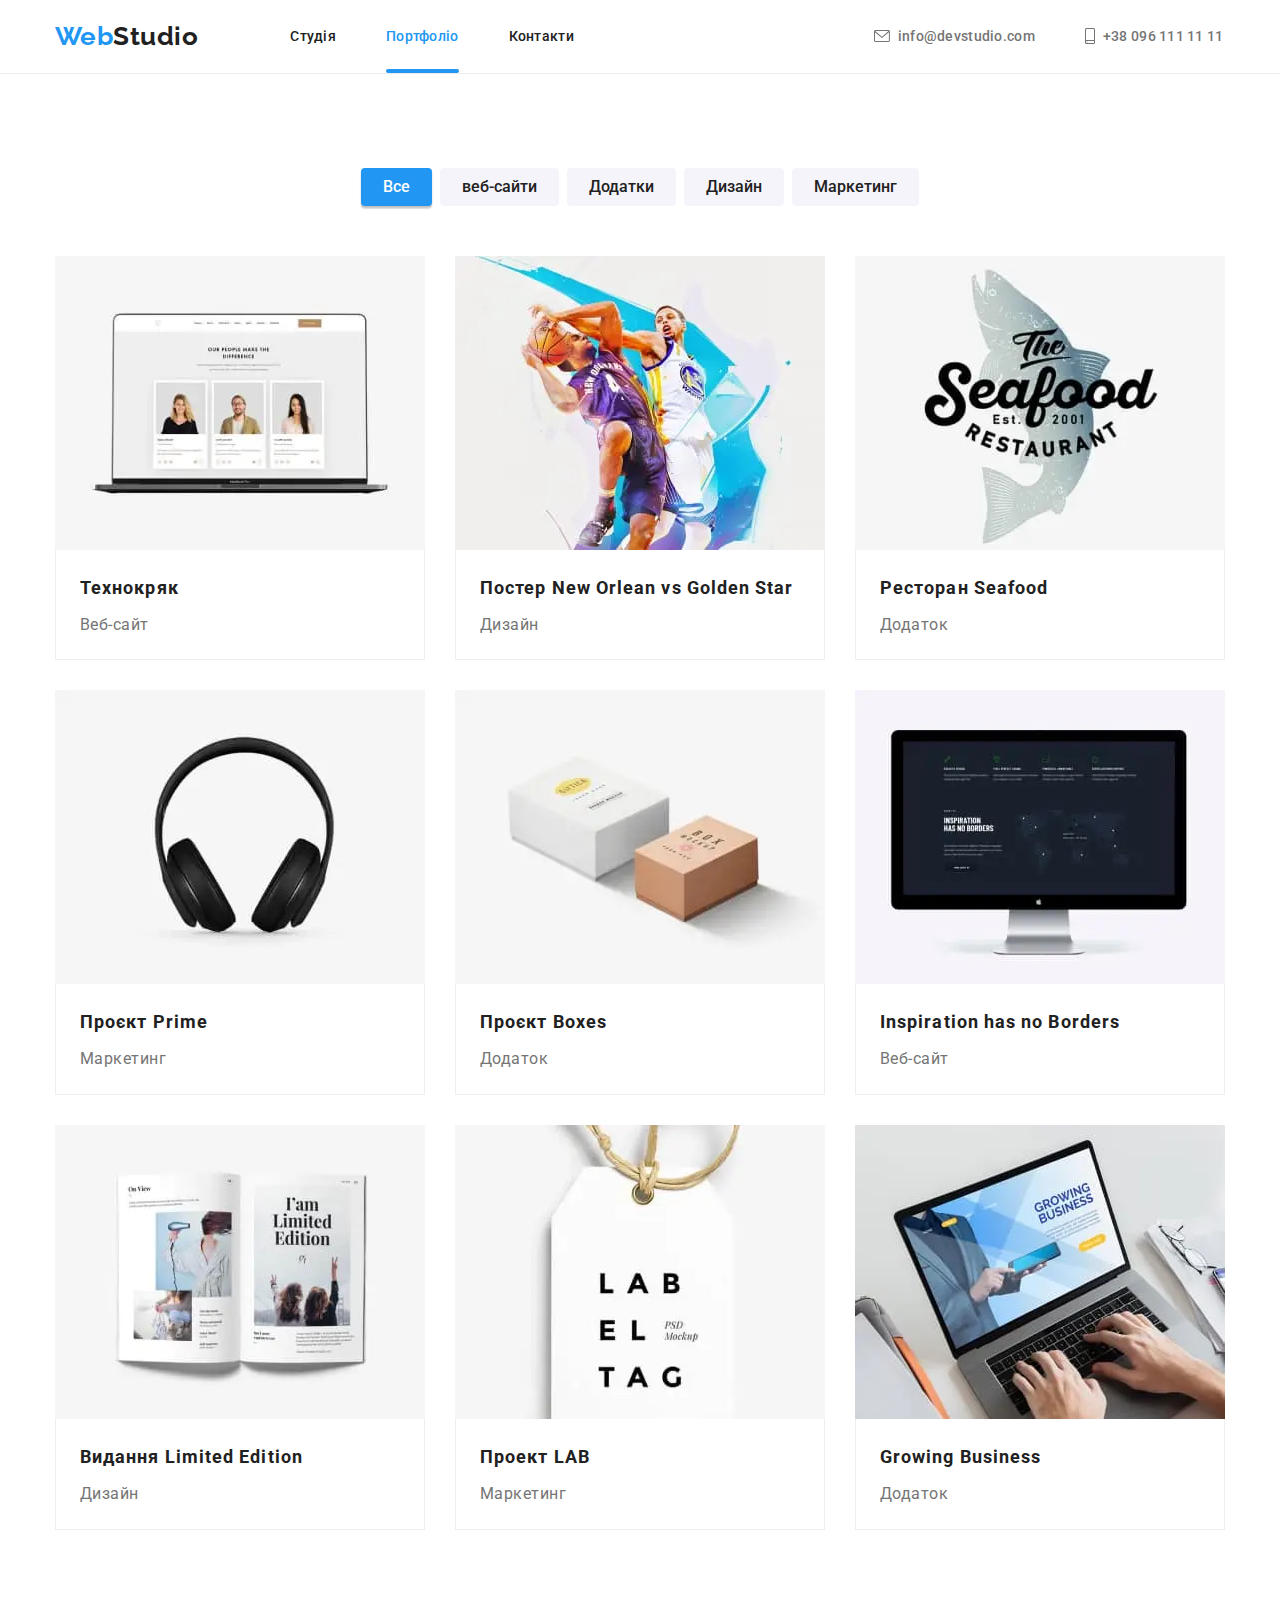
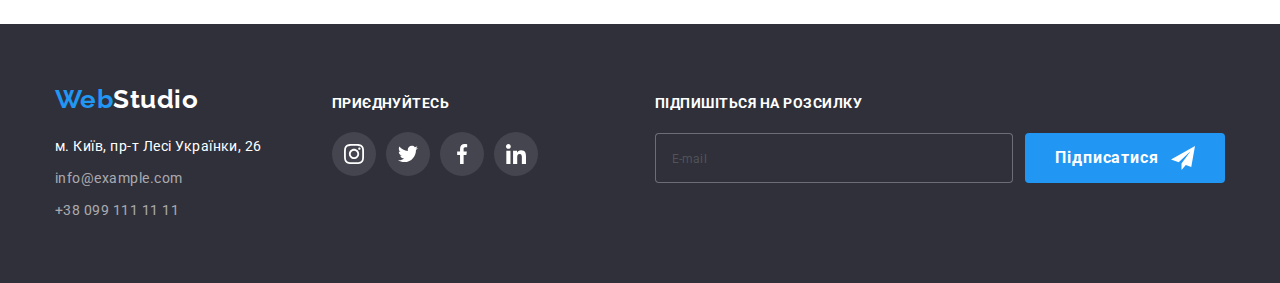
<file: portfolio.html>
<!DOCTYPE html>
<html lang="en">
  <head>
    <meta charset="UTF-8" />
    <meta http-equiv="X-UA-Compatible" content="IE=edge" />
    <meta name="viewport" content="width=device-width, initial-scale=1.0" />
    <title>projects</title>
    <link
      href="https://fonts.googleapis.com/css2?family=Raleway:wght@700&family=Roboto:wght@400;500;700;900&display=swap"
      rel="stylesheet"
    />
    <link
      rel="stylesheet"
      href="https://cdn.jsdelivr.net/npm/modern-normalize@1.1.0/modern-normalize.min.css"
    />

    <link rel="stylesheet" href="./css/main.min.css" />
  </head>

  <body>
    <!-- header -->
    <header class="header">
      <div class="container page-header">
        <nav class="navigation">
          <a href="index.html" class="logo">
            <span class="logo__span">Web</span>Studio
          </a>

          <ul class="menu">
            <li class="remove-dots">
              <a class="menu__link" href="./index.html">Студія</a>
            </li>
            <li class="remove-dots">
              <a class="menu__link menu__link--current" href="./portfolio.html"
                >Портфоліо</a
              >
            </li>
            <li class="remove-dots">
              <a class="menu__link" href="">Контакти</a>
            </li>
          </ul>

          <ul class="navigation__contacts">
            <li class="remove-dots navigation__list-contact">
              <a
                class="navigation__link-contacts"
                href="mailto:info@devstudio.com"
              >
                <svg class="navigation__icon" width="16" height="12">
                  <use href="./images/symbol-defs.svg#icon-envelope"></use>
                </svg>
                info@devstudio.com</a
              >
            </li>
            <li class="remove-dots navigation__list-contact">
              <a class="navigation__link-contact" href="tel:+380961111111">
                <svg class="navigation__icon" width="10" height="16">
                  <use href="./images/symbol-defs.svg#icon-smartphone"></use>
                </svg>
                +38 096 111 11 11</a
              >
            </li>
          </ul>
        </nav>

        <button type="button" class="button-open-menu js-open-menu">
          <svg width="24" height="16">
            <use href="./images/symbol-defs.svg#icon-menu"></use>
          </svg>
        </button>
      </div>

      <div class="mobile-menu js-menu-container">
        <div class="container mobile-menu-wraper">
          <button type="button" class="close-mobile-menu js-close-menu">
            <svg width="40" height="40">
              <use href="./images/symbol-defs.svg#icon-close"></use>
            </svg>
          </button>
          <ul class="wraper-menu-link">
            <li class="remove-dots menu-list">
              <a class="menu-link" href="./index.html">Студія</a>
            </li>
            <li class="remove-dots menu-list">
              <a class="menu-link" href="./portfolio.html">Портфоліо</a>
            </li>
            <li class="remove-dots menu-list">
              <a class="menu-link" href="">Контакти</a>
            </li>
          </ul>
          <ul class="wraper-menu-linc-contacts">
            <li class="remove-dots menu-list-contacts">
              <a class="menu-linc-contact" href="tel:+380961111111"
                >+38 096 111 11 11</a
              >
            </li>
            <li class="remove-dots">
              <a class="menu-linc-contacts" href="mailto:info@devstudio.com"
                >info@devstudio.com</a
              >
            </li>
          </ul>
          <ul class="social-link-wraper">
            <li class="remove-dots">
              <a class="social-link" href="">Instagram</a>
            </li>
            <li class="remove-dots">
              <a class="social-link" href="">Twitter</a>
            </li>
            <li class="remove-dots">
              <a class="social-link" href="">Facebook</a>
            </li>
            <li class="remove-dots">
              <a class="social-links" href="">LinkedIn</a>
            </li>
          </ul>
        </div>
      </div>
    </header>

    <!-- main -->
    <main>
      <section class="section">
        <div class="portfolio container">
          <h1 class="invisible">портфоліо</h1>
          <ul class="portfolio__list-buttons">
            <li class="remove-dots">
              <button type="button" class="portfolio__button active">
                Все
              </button>
            </li>
            <li class="remove-dots">
              <button type="button" class="portfolio__button">веб-сайти</button>
            </li>
            <li class="remove-dots">
              <button type="button" class="portfolio__button">Додатки</button>
            </li>
            <li class="remove-dots">
              <button type="button" class="portfolio__button">Дизайн</button>
            </li>
            <li class="remove-dots">
              <button type="button" class="portfolio__button">Маркетинг</button>
            </li>
          </ul>
          <ul class="portfolio__working-projects remove-dots">
            <li class="portfolio__working-projects-list">
              <a class="portfolio__link" href="">
                <div class="portfolio__div-cards">
                  <picture>
                    <source
                      srcset="
                        ./images/photo1.webp    1x,
                        ./images/photo1@2x.webp 2x
                      "
                      media="(min-width: 1200px)"
                    />

                    <source
                      srcset="./images/photo1.jpg 1x, ./images/photo1@2x.jpg 2x"
                      media="(min-width: 1200px)"
                    />

                    <source
                      srcset="
                        ./images/photo1tablet.webp    1x,
                        ./images/photo1@2xtablet.webp 2x
                      "
                      media="(min-width: 768px)"
                    />

                    <source
                      srcset="
                        ./images/photo1tel.webp    1x,
                        ./images/photo1@2xtel.webp 2x
                      "
                      media="(max-width: 767px)"
                    />

                    <source
                      srcset="
                        ./images/photo1tablet.jpg    1x,
                        ./images/photo1@2xtablet.jpg 2x
                      "
                      media="(min-width: 768px)"
                    />

                    <source
                      srcset="
                        ./images/photo1tel.jpg    1x,
                        ./images/photo1@2xtel.jpg 2x
                      "
                      media="(max-width: 767px)"
                    />

                    <img src="#" alt="приклади робіт" width="100%" />
                  </picture>

                  <p class="portfolio__overlay">
                    Ресурс пропонує комплексні пропозиції з різним рівнем
                    функціоналу та сервісів. Все це дозволить відвідувачу
                    отримати вичерпні відомості про компанію чи приватну особу.
                  </p>
                </div>
                <div class="portfolio__div">
                  <h2 class="portfolio__title">Технокряк</h2>
                  <p class="portfolio__text">Веб-сайт</p>
                </div></a
              >
            </li>
            <li class="portfolio__working-projects-list">
              <a class="portfolio__link" href="">
                <div class="portfolio__div-cards">
                  <picture>
                    <source
                      srcset="
                        ./images/photo2.webp    1x,
                        ./images/photo2@2x.webp 2x
                      "
                      media="(min-width: 1200px)"
                    />

                    <source
                      srcset="./images/photo2.jpg 1x, ./images/photo2@2x.jpg 2x"
                      media="(min-width: 1200px)"
                    />

                    <source
                      srcset="
                        ./images/photo2tablet.webp    1x,
                        ./images/photo2@2xtablet.webp 2x
                      "
                      media="(min-width: 768px)"
                    />

                    <source
                      srcset="
                        ./images/photo2tel.webp    1x,
                        ./images/photo2@2xtel.webp 2x
                      "
                      media="(max-width: 767px)"
                    />

                    <source
                      srcset="
                        ./images/photo2tablet.jpg    1x,
                        ./images/phot21@2xtablet.jpg 2x
                      "
                      media="(min-width: 768px)"
                    />

                    <source
                      srcset="
                        ./images/photo2tel.jpg    1x,
                        ./images/photo2@2xtel.jpg 2x
                      "
                      media="(max-width: 767px)"
                    />

                    <img src="#" alt="приклади робіт" width="100%" />
                  </picture>
                  <p class="portfolio__overlay">
                    Ресурс пропонує комплексні пропозиції з різним рівнем
                    функціоналу та сервісів. Все це дозволить відвідувачу
                    отримати вичерпні відомості про компанію чи приватну особу.
                  </p>
                </div>
                <div class="portfolio__div">
                  <h2 class="portfolio__title">
                    Постер New Orlean vs Golden Star
                  </h2>
                  <p class="portfolio__text">Дизайн</p>
                </div></a
              >
            </li>
            <li class="portfolio__working-projects-list">
              <a class="portfolio__link" href="">
                <div class="portfolio__div-cards">
                  <picture>
                    <source
                      srcset="
                        ./images/photo3.webp    1x,
                        ./images/photo3@2x.webp 2x
                      "
                      media="(min-width: 1200px)"
                    />

                    <source
                      srcset="./images/photo3.jpg 1x, ./images/photo3@2x.jpg 2x"
                      media="(min-width: 1200px)"
                    />

                    <source
                      srcset="
                        ./images/photo3tablet.webp    1x,
                        ./images/photo3@2xtablet.webp 2x
                      "
                      media="(min-width: 768px)"
                    />

                    <source
                      srcset="
                        ./images/photo3tablet.jpg    1x,
                        ./images/photo3@2xtablet.jpg 2x
                      "
                      media="(min-width: 768px)"
                    />

                    <source
                      srcset="
                        ./images/photo3tel.webp    1x,
                        ./images/photo3@2xtel.webp 2x
                      "
                      media="(max-width: 767px)"
                    />

                    <source
                      srcset="./images/photo3tel.jpg 1x, ./images3@2xtel.ipg 2x"
                      media="(max-width: 767px)"
                    />

                    <img src="#" alt="приклади робіт" width="100%" />
                  </picture>
                  <p class="portfolio__overlay">
                    Ресурс пропонує комплексні пропозиції з різним рівнем
                    функціоналу та сервісів. Все це дозволить відвідувачу
                    отримати вичерпні відомості про компанію чи приватну особу.
                  </p>
                </div>
                <div class="portfolio__div">
                  <h2 class="portfolio__title">Ресторан Seafood</h2>
                  <p class="portfolio__text">Додаток</p>
                </div></a
              >
            </li>
            <li class="portfolio__working-projects-list">
              <a class="portfolio__link" href="">
                <div class="portfolio__div-cards">
                  <picture>
                    <source
                      srcset="
                        ./images/photo4.webp    1x,
                        ./images/photo4@2x.webp 2x
                      "
                      media="(min-width: 1200px)"
                    />

                    <source
                      srcset="./images/photo4.jpg 1x, ./images/photo4@2x.jpg 2x"
                      media="(min-width: 1200px)"
                    />

                    <source
                      srcset="
                        ./images/photo4tablet.webp    1x,
                        ./images/photo4@2xtablet.webp 2x
                      "
                      media="(min-width: 768px)"
                    />

                    <source
                      srcset="
                        ./images/photo4tel.webp    1x,
                        ./images/photo4@2xtel.webp 2x
                      "
                      media="(max-width: 767px)"
                    />

                    <source
                      srcset="
                        ./images/photo4tablet.jpg    1x,
                        ./images/photo4@2xtablet.jpg 2x
                      "
                      media="(min-width: 768px)"
                    />

                    <source
                      srcset="
                        ./images/photo4tel.jpg    1x,
                        ./images/photo4@2xtel.jpg 2x
                      "
                      media="(max-width: 767px)"
                    />

                    <img src="#" alt="приклади робіт" width="100%" />
                  </picture>
                  <p class="portfolio__overlay">
                    Ресурс пропонує комплексні пропозиції з різним рівнем
                    функціоналу та сервісів. Все це дозволить відвідувачу
                    отримати вичерпні відомості про компанію чи приватну особу.
                  </p>
                </div>
                <div class="portfolio__div">
                  <h2 class="portfolio__title">Проєкт Prime</h2>
                  <p class="portfolio__text">Маркетинг</p>
                </div></a
              >
            </li>
            <li class="portfolio__working-projects-list">
              <a class="portfolio__link" href="">
                <div class="portfolio__div-cards">
                  <picture>
                    <source
                      srcset="
                        ./images/photo5.webp    1x,
                        ./images/photo5@2x.webp 2x
                      "
                      media="(min-width: 1200px)"
                    />

                    <source
                      srcset="./images/photo5.jpg 1x, ./images/photo5@2x.jpg 2x"
                      media="(min-width: 1200px)"
                    />

                    <source
                      srcset="
                        ./images/photo5tablet.webp    1x,
                        ./images/photo5@2xtablet.webp 2x
                      "
                      media="(min-width: 768px)"
                    />

                    <source
                      srcset="
                        ./images/photo5tel.webp    1x,
                        ./images/photo5@2xtel.webp 2x
                      "
                      media="(max-width: 767px)"
                    />

                    <source
                      srcset="
                        ./images/photo5tablet.jpg    1x,
                        ./images/photo5@2xtablet.jpg 2x
                      "
                      media="(min-width: 768px)"
                    />

                    <source
                      srcset="
                        ./images/photo5tel.jpg    1x,
                        ./images/photo5@2xtel.jpg 2x
                      "
                      media="(max-width: 767px)"
                    />

                    <img src="#" alt="приклади робіт" width="100%" />
                  </picture>
                  <p class="portfolio__overlay">
                    Ресурс пропонує комплексні пропозиції з різним рівнем
                    функціоналу та сервісів. Все це дозволить відвідувачу
                    отримати вичерпні відомості про компанію чи приватну особу.
                  </p>
                </div>
                <div class="portfolio__div">
                  <h2 class="portfolio__title">Проєкт Boxes</h2>
                  <p class="portfolio__text">Додаток</p>
                </div></a
              >
            </li>
            <li class="portfolio__working-projects-list">
              <a class="portfolio__link" href=""
                ><div class="portfolio__div-cards">
                  <picture>
                    <source
                      srcset="
                        ./images/photo6.webp    1x,
                        ./images/photo6@2x.webp 2x
                      "
                      media="(min-width: 1200px)"
                    />

                    <source
                      srcset="./images/photo6.jpg 1x, ./images/photo6@2x.jpg 2x"
                      media="(min-width: 1200px)"
                    />

                    <source
                      srcset="
                        ./images/photo6tablet.webp    1x,
                        ./images/photo6@2xtablet.webp 2x
                      "
                      media="(min-width: 768px)"
                    />

                    <source
                      srcset="
                        ./images/photo6tel.webp    1x,
                        ./images/photo6@2xtel.webp 2x
                      "
                      media="(max-width: 767px)"
                    />

                    <source
                      srcset="
                        ./images/photo6tablet.jpg    1x,
                        ./images/photo6@2xtablet.jpg 2x
                      "
                      media="(min-width: 768px)"
                    />

                    <source
                      srcset="
                        ./images/photo6tel.jpg    1x,
                        ./images/photo6@2xtel.jpg 2x
                      "
                      media="(max-width: 767px)"
                    />

                    <img src="#" alt="приклади робіт" width="100%" />
                  </picture>
                  <p class="portfolio__overlay">
                    Ресурс пропонує комплексні пропозиції з різним рівнем
                    функціоналу та сервісів. Все це дозволить відвідувачу
                    отримати вичерпні відомості про компанію чи приватну особу.
                  </p>
                </div>
                <div class="portfolio__div">
                  <h2 class="portfolio__title">Inspiration has no Borders</h2>
                  <p class="portfolio__text">Веб-сайт</p>
                </div></a
              >
            </li>
            <li class="portfolio__working-projects-list">
              <a class="portfolio__link" href="">
                <div class="portfolio__div-cards">
                  <picture>
                    <source
                      srcset="
                        ./images/photo7.webp    1x,
                        ./images/photo7@2x.webp 2x
                      "
                      media="(min-width: 1200px)"
                    />

                    <source
                      srcset="./images/photo7.jpg 1x, ./images/photo7@2x.jpg 2x"
                      media="(min-width: 1200px)"
                    />

                    <source
                      srcset="
                        ./images/photo7tablet.webp    1x,
                        ./images/photo7@2xtablet.webp 2x
                      "
                      media="(min-width: 768px)"
                    />

                    <source
                      srcset="
                        ./images/photo7tel.webp    1x,
                        ./images/photo7@2xtel.webp 2x
                      "
                      media="(max-width: 767px)"
                    />

                    <source
                      srcset="
                        ./images/photo7tablet.jpg    1x,
                        ./images/photo7@2xtablet.jpg 2x
                      "
                      media="(min-width: 768px)"
                    />

                    <source
                      srcset="
                        ./images/photo7tel.jpg    1x,
                        ./images/photo7@2xtel.jpg 2x
                      "
                      media="(max-width: 767px)"
                    />

                    <img src="#" alt="приклади робіт" width="100%" />
                  </picture>
                  <p class="portfolio__overlay">
                    Ресурс пропонує комплексні пропозиції з різним рівнем
                    функціоналу та сервісів. Все це дозволить відвідувачу
                    отримати вичерпні відомості про компанію чи приватну особу.
                  </p>
                </div>
                <div class="portfolio__div">
                  <h2 class="portfolio__title">Видання Limited Edition</h2>
                  <p class="portfolio__text">Дизайн</p>
                </div></a
              >
            </li>
            <li class="portfolio__working-projects-list">
              <a class="portfolio__link" href="">
                <div class="portfolio__div-cards">
                  <picture>
                    <source
                      srcset="
                        ./images/photo8.webp    1x,
                        ./images/photo8@2x.webp 2x
                      "
                      media="(min-width: 1200px)"
                    />

                    <source
                      srcset="./images/photo8.jpg 1x, ./images/photo8@2x.jpg 2x"
                      media="(min-width: 1200px)"
                    />

                    <source
                      srcset="
                        ./images/photo8tablet.webp    1x,
                        ./images/photo8@2xtablet.webp 2x
                      "
                      media="(min-width: 768px)"
                    />

                    <source
                      srcset="
                        ./images/photo8tel.webp    1x,
                        ./images/photo8@2xtel.webp 2x
                      "
                      media="(max-width: 767px)"
                    />

                    <source
                      srcset="
                        ./images/photo8tablet.jpg    1x,
                        ./images/photo8@2xtablet.jpg 2x
                      "
                      media="(min-width: 768px)"
                    />

                    <source
                      srcset="
                        ./images/photo8tel.jpg    1x,
                        ./images/photo8@2xtel.jpg 2x
                      "
                      media="(max-width: 767px)"
                    />

                    <img src="#" alt="приклади робіт" width="100%" />
                  </picture>
                  <p class="portfolio__overlay">
                    Ресурс пропонує комплексні пропозиції з різним рівнем
                    функціоналу та сервісів. Все це дозволить відвідувачу
                    отримати вичерпні відомості про компанію чи приватну особу.
                  </p>
                </div>
                <div class="portfolio__div">
                  <h2 class="portfolio__title">Проект LAB</h2>
                  <p class="portfolio__text">Маркетинг</p>
                </div></a
              >
            </li>
            <li class="portfolio__working-projects-list">
              <a class="portfolio__link" href="">
                <div class="portfolio__div-cards">
                  <picture>
                    <source
                      srcset="
                        ./images/photo9.webp    1x,
                        ./images/photo9@2x.webp 2x
                      "
                      media="(min-width: 1200px)"
                    />

                    <source
                      srcset="./images/photo9.jpg 1x, ./images/photo9@2x.jpg 2x"
                      media="(min-width: 1200px)"
                    />

                    <source
                      srcset="
                        ./images/photo9tablet.webp    1x,
                        ./images/photo9@2xtablet.webp 2x
                      "
                      media="(min-width: 768px)"
                    />

                    <source
                      srcset="
                        ./images/photo9tel.webp    1x,
                        ./images/photo9@2xtel.webp 2x
                      "
                      media="(max-width: 767px)"
                    />

                    <source
                      srcset="
                        ./images/photo9tablet.jpg    1x,
                        ./images/photo9@2xtablet.jpg 2x
                      "
                      media="(min-width: 768px)"
                    />

                    <source
                      srcset="
                        ./images/photo9tel.jpg    1x,
                        ./images/photo9@2xtel.jpg 2x
                      "
                      media="(max-width: 767px)"
                    />

                    <img src="#" alt="приклади робіт" width="100%" />
                  </picture>
                  <p class="portfolio__overlay">
                    Ресурс пропонує комплексні пропозиції з різним рівнем
                    функціоналу та сервісів. Все це дозволить відвідувачу
                    отримати вичерпні відомості про компанію чи приватну особу.
                  </p>
                </div>
                <div class="portfolio__div">
                  <h2 class="portfolio__title">Growing Business</h2>
                  <p class="portfolio__text">Додаток</p>
                </div></a
              >
            </li>
          </ul>
        </div>
      </section>
    </main>

    <!-- footer -->
    <footer class="footer">
      <div class="container footer__wraper">
        <div class="wraper-adres-social">
          <div class="footer__wraper-logo">
            <a href="index.html" class="footer__logo">
              <span class="footer__logo-span">Web</span>Studio
            </a>

            <address class="footer__addres">
              м. Київ, пр-т Лесі Українки, 26
            </address>

            <ul>
              <li class="footer__contacts remove-dots">
                <a href="mailto:info@example.com" class="footer__contact"
                  >info@example.com</a
                >
              </li>
              <li class="remove-dots">
                <a href="tel:+380991111111" class="footer__contact"
                  >+38 099 111 11 11</a
                >
              </li>
            </ul>
          </div>

          <div class="footer-social-network">
            <h3 class="footer-social-network__title">ПРИЄДНУЙТЕСЬ</h3>
            <ul class="footer-social-network__list">
              <li class="remove-dots footer-social-network__list-svg">
                <div class="gg">
                  <a class="footer-social-network__link" href=""
                    ><svg
                      class="footer-social-network__svg"
                      width="20"
                      height="20"
                    >
                      <use href="./images/symbol-defs.svg#icon-instagram"></use>
                    </svg>
                  </a>
                </div>
              </li>
              <li class="remove-dots footer-social-network__list-svg">
                <div class="gg">
                  <a class="footer-social-network__link" href=""
                    ><svg
                      class="footer-social-network__svg"
                      width="20"
                      height="20"
                    >
                      <use href="./images/symbol-defs.svg#icon-twitter"></use>
                    </svg>
                  </a>
                </div>
              </li>
              <li class="remove-dots footer-social-network__list-svg">
                <div class="gg">
                  <a class="footer-social-network__link" href=""
                    ><svg
                      class="footer-social-network__svg"
                      width="20"
                      height="20"
                    >
                      <use href="./images/symbol-defs.svg#icon-facebook"></use>
                    </svg>
                  </a>
                </div>
              </li>

              <li class="remove-dots footer-social-network__list-svg">
                <div class="gg">
                  <a class="footer-social-network__link" href=""
                    ><svg
                      class="footer-social-network__svg"
                      width="20"
                      height="20"
                    >
                      <use href="./images/symbol-defs.svg#icon-lincedin"></use>
                    </svg>
                  </a>
                </div>
              </li>
            </ul>
          </div>
        </div>

        <form class="footer-form">
          <b class="footer-form__title">ПІДПИШІТЬСЯ НА РОЗСИЛКУ</b>
          <div class="footer-form__wraper">
            <input
              class="footer-form__input"
              type="email"
              placeholder="E-mail"
            />
            <button class="footer-form__button" type="button">
              <span class="footer-form__span"> Підписатися</span>
              <svg width="24" height="24">
                <use href="./images/symbol-defs.svg#icon-send"></use>
              </svg>
            </button>
          </div>
        </form>
      </div>
    </footer>

    <script src="./js/menu.js"></script>
  </body>
</html>
</file>
<file: css/main.min.css>
:root{--color-blue: #2196f3;--color-black: #212121;--color-grey: #757575;--color-white: #ffffff;--background-color: #f5f5f5;--background-color-two: #f5f4fa;--footer-color: #2f303a;--border: #eeeeee}.invisible{position:absolute;white-space:nowrap;width:1px;height:1px;overflow:hidden;border:0;padding:0;clip:rect(0 0 0 0);-webkit-clip-path:inset(50%);clip-path:inset(50%);margin:-1px}.remove-dots{list-style:none}.portfolio__overlay{display:-webkit-box;display:-ms-flexbox;display:flex;-webkit-box-align:center;-ms-flex-align:center;align-items:center;-webkit-box-pack:center;-ms-flex-pack:center;justify-content:center}body{font-family:Roboto,sans-serif;letter-spacing:.03em;font-size:16px;color:var(--color-grey)}h1,h2,h3,p{margin-top:0;margin-bottom:0}ul,ol{margin-top:0;margin-bottom:0;padding-left:0}img{display:block}button{border:none;padding:0}.section{padding-top:94px;padding-bottom:94px}@media screen and (max-width: 1199px){.section{padding-top:60px;padding-bottom:60px}}.container{padding-left:15px;padding-right:15px}@media screen and (min-width: 480px){.container{width:480px;margin-right:auto;margin-left:auto}}@media screen and (min-width: 768px){.container{width:768px}}@media screen and (min-width: 1200px){.container{width:1200px}}.title-compani{font-weight:700;font-size:36px;line-height:1.16;text-align:center;letter-spacing:.03em;color:#212121;margin-bottom:50px}@media screen and (max-width: 1199px){.title-compani{margin-bottom:30px;font-size:28px}}.logo{color:var(--color-black);font-family:Raleway,sans-serif;font-weight:700;font-size:26px;line-height:1.19;text-decoration:none;margin-right:92px}.logo__span{color:var(--color-blue)}.footer__logo{color:var(--color-white);font-family:Raleway,sans-serif;font-weight:700;font-size:26px;line-height:1.19;text-decoration:none}.footer__logo-span{color:var(--color-blue)}.backdrop{position:fixed;z-index:10;top:0;left:0;width:100%;height:100%;background-color:rgba(0,0,0,.2);-webkit-transition:opacity 250ms cubic-bezier(0.4, 0, 0.2, 1),visibility 250ms cubic-bezier(0.4, 0, 0.2, 1);transition:opacity 250ms cubic-bezier(0.4, 0, 0.2, 1),visibility 250ms cubic-bezier(0.4, 0, 0.2, 1)}.is-hidden{visibility:hidden;opacity:0;pointer-events:none}.modal{position:absolute;top:50%;left:50%;width:calc(100% - 30px);background-color:#fff;-webkit-transform:translate(-50%, -50%);transform:translate(-50%, -50%);-webkit-box-shadow:0px 1px 3px rgba(0,0,0,.12),0px 1px 1px rgba(0,0,0,.14),0px 2px 1px rgba(0,0,0,.2);box-shadow:0px 1px 3px rgba(0,0,0,.12),0px 1px 1px rgba(0,0,0,.14),0px 2px 1px rgba(0,0,0,.2);border-radius:4px}@media screen and (max-width: 1199px){.modal{max-width:450px}}@media screen and (min-width: 1200px){.modal{width:528px}}.close-modal{position:absolute;display:-webkit-box;display:-ms-flexbox;display:flex;-webkit-box-align:center;-ms-flex-align:center;align-items:center;-webkit-box-pack:center;-ms-flex-pack:center;justify-content:center;cursor:pointer;width:30px;height:30px;top:8px;right:8px;border:solid 1px rgba(0,0,0,.1);border-radius:50%;background-color:var(--color-white);-webkit-transition:fill 250ms cubic-bezier(0.4, 0, 0.2, 1);transition:fill 250ms cubic-bezier(0.4, 0, 0.2, 1)}.close-modal:hover{fill:var(--color-blue)}.form{display:-webkit-box;display:-ms-flexbox;display:flex;-webkit-box-orient:vertical;-webkit-box-direction:normal;-ms-flex-direction:column;flex-direction:column;padding:40px}.modal-title{font-weight:700;font-size:20px;line-height:1.15;text-align:center;color:#212121;margin-bottom:12px}.label-input{margin-bottom:4px;font-weight:400;font-size:12px;line-height:1.16;letter-spacing:.01em;color:var(--color-grey)}.wrapper{position:relative;margin-bottom:10px}.modal-input{border:1px solid rgba(33,33,33,.2);border-radius:4px;font-size:12px;width:100%;padding-left:42px;padding-top:12px;padding-bottom:12px;outline:0;-webkit-transition:border 250ms cubic-bezier(0.4, 0, 0.2, 1);transition:border 250ms cubic-bezier(0.4, 0, 0.2, 1)}.modal-input:hover,.modal-input:focus{border:1px solid var(--color-blue)}.modal-svg{position:absolute;top:50%;left:12px;-webkit-transform:translateY(-50%);transform:translateY(-50%);-webkit-transition:fill 250ms cubic-bezier(0.4, 0, 0.2, 1);transition:fill 250ms cubic-bezier(0.4, 0, 0.2, 1)}.modal-input:hover+.modal-svg,.modal-input:focus+.modal-svg{fill:var(--color-blue)}.texsterea{resize:none;font-size:12px;margin-bottom:20px;padding:12px 16px;border:1px solid rgba(33,33,33,.2);border-radius:4px;height:120px;outline:0}::-webkit-input-placeholder{font-weight:400;font-size:12px;line-height:1.16;letter-spacing:.01em;color:rgba(117,117,117,.5)}::-moz-placeholder{font-weight:400;font-size:12px;line-height:1.16;letter-spacing:.01em;color:rgba(117,117,117,.5)}:-ms-input-placeholder{font-weight:400;font-size:12px;line-height:1.16;letter-spacing:.01em;color:rgba(117,117,117,.5)}::-ms-input-placeholder{font-weight:400;font-size:12px;line-height:1.16;letter-spacing:.01em;color:rgba(117,117,117,.5)}::placeholder{font-weight:400;font-size:12px;line-height:1.16;letter-spacing:.01em;color:rgba(117,117,117,.5)}.lable-checkbox{display:-webkit-box;display:-ms-flexbox;display:flex;-webkit-box-align:center;-ms-flex-align:center;align-items:center;-webkit-box-pack:center;-ms-flex-pack:center;justify-content:center;font-weight:400;font-size:14px;line-height:1.71;margin-bottom:30px;text-align:center}.checkbox{-webkit-appearance:none;-moz-appearance:none;appearance:none}.svg-checkbox{fill:var(--color-white);width:16px;height:15px;border:2px solid #212121;border-radius:2px;cursor:pointer;margin-right:7px;-ms-flex-negative:0;flex-shrink:0}.checkbox:focus+.svg-checkbox{border:2px solid var(--color-blue)}.checkbox:checked+.svg-checkbox{border:0;background-color:var(--color-blue)}.use-checkbox{display:none}.checkbox:checked+.svg-checkbox .use-checkbox{display:block}.modal-link{color:var(--color-blue)}.modal-link:hover{text-decoration:none}.modal-button{background-color:var(--color-blue);color:var(--color-white);cursor:pointer;border-radius:4px;margin-left:auto;margin-right:auto;width:200px;height:50px;font-weight:700;font-size:16px;line-height:1.88;letter-spacing:.06em;-webkit-box-shadow:0px 4px 4px rgba(0,0,0,.15);box-shadow:0px 4px 4px rgba(0,0,0,.15);-webkit-transition:background-color 250ms cubic-bezier(0.4, 0, 0.2, 1);transition:background-color 250ms cubic-bezier(0.4, 0, 0.2, 1)}.modal-button:hover,.modal-button:focus{background-color:#188ce8}@media screen and (max-width: 1199px){.span{font-weight:400;font-size:12px;line-height:14px}.modal-link{font-weight:400;font-size:12px;line-height:14px}}@media screen and (min-width: 1200px){.span{font-size:14px;line-height:24px}.modal-link{font-size:14px;line-height:24px}}.social-networkss{display:-webkit-box;display:-ms-flexbox;display:flex;-webkit-box-align:center;-ms-flex-align:center;align-items:center;-webkit-box-pack:center;-ms-flex-pack:center;justify-content:center}.social-networkss__list{margin-right:10px}.social-networkss__list:last-child{margin:0px}.social-networkss__svg{display:-webkit-box;display:-ms-flexbox;display:flex;-webkit-box-pack:center;-ms-flex-pack:center;justify-content:center;-webkit-box-align:center;-ms-flex-align:center;align-items:center;width:44px;height:44px;border-radius:50%;fill:#afb1b8;-webkit-transition:fill 250ms cubic-bezier(0.4, 0, 0.2, 1),background-color 250ms cubic-bezier(0.4, 0, 0.2, 1);transition:fill 250ms cubic-bezier(0.4, 0, 0.2, 1),background-color 250ms cubic-bezier(0.4, 0, 0.2, 1)}.social-networkss__svg:hover,.social-networkss__svg:focus{background-color:var(--color-blue);fill:var(--color-white)}@media screen and (min-width: 768px){.mobile-menu{display:none}.button-open-menu{display:none}}.button-open-menu{line-height:0;padding:0;background-color:#fff}.mobile-menu{position:fixed;top:0;left:0;width:100%;height:100%;z-index:100000000000000000000;background-color:#fff;opacity:0;visibility:hidden;pointer-events:none}.is-open{opacity:1;visibility:visible;pointer-events:auto}.mobile-menu-wraper{padding:48px 40px;position:relative;display:-webkit-box;display:-ms-flexbox;display:flex;-webkit-box-orient:vertical;-webkit-box-direction:normal;-ms-flex-direction:column;flex-direction:column;-webkit-box-pack:justify;-ms-flex-pack:justify;justify-content:space-between;width:100%;height:100%}.close-mobile-menu{position:absolute;top:21px;right:25px;background-color:#fff}.wraper-menu-link{gap:32px}.menu-list{margin-bottom:35px}.menu-list:hover{color:#2196f3}.menu-list:last-child{margin-bottom:0}.menu-link{font-weight:500;font-size:40px;line-height:47px;letter-spacing:.02em;color:#212121;text-decoration:none}.wraper-menu-linc-contacts{margin-top:auto}.menu-list-contacts{margin-bottom:32px}.menu-linc-contact{font-weight:500;font-size:34px;line-height:40px;letter-spacing:.02em;text-decoration:none;color:#2196f3}.menu-linc-contacts{font-weight:500;font-size:24px;line-height:28px;letter-spacing:.02em;color:#757575;text-decoration:none}.social-link-wraper{display:-webkit-box;display:-ms-flexbox;display:flex;-ms-flex-wrap:wrap;flex-wrap:wrap;margin-top:64px;gap:20px}.social-link{position:relative;font-weight:500;font-size:18px;line-height:22px;letter-spacing:.02em;color:#2196f3;text-decoration:none}.social-link::after{position:absolute;content:"";display:block;right:-20px;top:50%;width:22px;height:1px;background-color:rgba(33,33,33,.2);-webkit-transform:rotate(90deg);transform:rotate(90deg)}.social-links{font-weight:500;font-size:18px;line-height:22px;letter-spacing:.02em;color:#2196f3;text-decoration:none}.header{border-bottom:1px solid #ececec}@media screen and (max-width: 767px){.header{padding-top:16px;padding-bottom:16px}.page-header{display:-webkit-box;display:-ms-flexbox;display:flex;-webkit-box-align:center;-ms-flex-align:center;align-items:center;-webkit-box-pack:justify;-ms-flex-pack:justify;justify-content:space-between}.menu{display:none}.navigation__contacts{display:none}}@media screen and (min-width: 768px){.navigation{display:-webkit-box;display:-ms-flexbox;display:flex;-webkit-box-align:center;-ms-flex-align:center;align-items:center;padding-top:21px;padding-bottom:21px}.navigation__list-contact:not(:last-child){margin-bottom:10px}.menu{display:-webkit-box;display:-ms-flexbox;display:flex;gap:50px}.menu__link{position:relative;font-weight:500;font-size:14px;line-height:16px;letter-spacing:.02em;padding-top:32px;padding-bottom:32px;color:#212121;text-decoration:none;-webkit-transition:color 250ms cubic-bezier(0.4, 0, 0.2, 1);transition:color 250ms cubic-bezier(0.4, 0, 0.2, 1)}.menu__link:hover,.menu__link:focus{color:var(--color-blue)}.menu__link--current{color:var(--color-blue)}.menu__link--current::after{position:absolute;content:"";display:block;width:100%;height:4px;bottom:-2px;left:0;border-radius:2px;background-color:var(--color-blue)}.navigation__contacts{margin-left:auto}.navigation__link-contacts{display:-webkit-box;display:-ms-flexbox;display:flex;-webkit-box-align:center;-ms-flex-align:center;align-items:center;font-weight:500;font-size:12px;line-height:14px;letter-spacing:.02em;text-decoration:none;color:#757575;fill:#757575;-webkit-transition:fill 250ms cubic-bezier(0.4, 0, 0.2, 1),color 250ms cubic-bezier(0.4, 0, 0.2, 1);transition:fill 250ms cubic-bezier(0.4, 0, 0.2, 1),color 250ms cubic-bezier(0.4, 0, 0.2, 1)}.navigation__link-contacts:hover,.navigation__link-contacts:focus{color:var(--color-blue)}.navigation__link-contacts:hover,.navigation__link-contacts:focus .navigation__icon{fill:var(--color-blue)}.navigation__link-contact{display:-webkit-box;display:-ms-flexbox;display:flex;-webkit-box-align:center;-ms-flex-align:center;align-items:center;font-weight:500;font-size:12px;line-height:14px;letter-spacing:.02em;text-decoration:none;color:#757575;fill:#757575;-webkit-transition:fill 250ms cubic-bezier(0.4, 0, 0.2, 1),color 250ms cubic-bezier(0.4, 0, 0.2, 1);transition:fill 250ms cubic-bezier(0.4, 0, 0.2, 1),color 250ms cubic-bezier(0.4, 0, 0.2, 1)}.navigation__link-contact:hover,.navigation__link-contact:focus{color:var(--color-blue);fill:var(--color-blue)}.navigation__icon{margin-right:8px}}@media screen and (min-width: 1200px){.menu__link--current{color:var(--color-blue)}.menu__link--current::after{position:absolute;content:"";display:block;width:100%;height:4px;bottom:3px;left:0;border-radius:2px;background-color:var(--color-blue)}.navigation__contacts{display:-webkit-box;display:-ms-flexbox;display:flex;gap:50px;margin-left:auto}.navigation__contacts{margin-left:300px}.navigation__list-contact:not(:last-child){margin-bottom:0}.navigation__link-contact{font-weight:500;font-size:14px;line-height:16px}.navigation__link-contacts{font-weight:500;font-size:14px;line-height:16px}}.hero{background-color:#c4c4c4;max-width:1600px;margin:auto;text-align:center;background-repeat:no-repeat;background-position:center;background-size:cover}.hero__title{color:var(--color-white);font-weight:900;letter-spacing:.06em;margin-bottom:30px;text-transform:uppercase}.hero__button{cursor:pointer;font-family:Roboto,sans-serif;color:var(--color-white);background-color:var(--color-blue);font-weight:700;line-height:1.875;text-align:center;letter-spacing:.06em;border:0;padding:10px 32px;border-radius:4px;-webkit-transition:background-color 250ms cubic-bezier(0.4, 0, 0.2, 1);transition:background-color 250ms cubic-bezier(0.4, 0, 0.2, 1)}.hero__button:hover,.hero__button:focus{background-color:#188ce8}@media screen and (max-width: 767px){.hero{padding-top:118px;padding-bottom:118px;background-image:-webkit-gradient(linear, left top, left bottom, from(rgba(47, 48, 58, 0.4)), to(rgba(47, 48, 58, 0.4))),url(../images/imgm.jpg);background-image:linear-gradient(rgba(47, 48, 58, 0.4), rgba(47, 48, 58, 0.4)),url(../images/imgm.jpg)}}@media screen and (max-width: 767px)and (min-device-pixel-ratio: 2)and (max-width: 767px),screen and (max-width: 767px)and (-webkit-min-device-pixel-ratio: 2)and (max-width: 767px),screen and (max-width: 767px)and (min-resolution: 192dpi)and (max-width: 767px),screen and (max-width: 767px)and (min-resolution: 2dppx)and (max-width: 767px){.hero{background-image:-webkit-gradient(linear, left top, left bottom, from(rgba(47, 48, 58, 0.4)), to(rgba(47, 48, 58, 0.4))),url("../images/img@2xm.jpg");background-image:linear-gradient(rgba(47, 48, 58, 0.4), rgba(47, 48, 58, 0.4)),url("../images/img@2xm.jpg")}}@media screen and (max-width: 767px){.hero__title{font-size:26px;line-height:42px}}@media screen and (min-width: 768px){.hero{background-image:-webkit-gradient(linear, left top, left bottom, from(rgba(47, 48, 58, 0.4)), to(rgba(47, 48, 58, 0.4))),url(../images/imgt.jpg);background-image:linear-gradient(rgba(47, 48, 58, 0.4), rgba(47, 48, 58, 0.4)),url(../images/imgt.jpg)}}@media screen and (min-width: 768px)and (min-device-pixel-ratio: 2)and (min-width: 768px),screen and (min-width: 768px)and (-webkit-min-device-pixel-ratio: 2)and (min-width: 768px),screen and (min-width: 768px)and (min-resolution: 192dpi)and (min-width: 768px),screen and (min-width: 768px)and (min-resolution: 2dppx)and (min-width: 768px){.hero{background-image:-webkit-gradient(linear, left top, left bottom, from(rgba(47, 48, 58, 0.4)), to(rgba(47, 48, 58, 0.4))),url("../images/img@2xt.jpg");background-image:linear-gradient(rgba(47, 48, 58, 0.4), rgba(47, 48, 58, 0.4)),url("../images/img@2xt.jpg")}}@media screen and (min-width: 768px){.hero__title{font-size:26px;line-height:42px}}@media screen and (min-width: 1200px){.hero{padding-top:200px;padding-bottom:200px;background-image:-webkit-gradient(linear, left top, left bottom, from(rgba(47, 48, 58, 0.4)), to(rgba(47, 48, 58, 0.4))),url(../images/imagesd.jpg);background-image:linear-gradient(rgba(47, 48, 58, 0.4), rgba(47, 48, 58, 0.4)),url(../images/imagesd.jpg)}}@media screen and (min-width: 1200px)and (min-device-pixel-ratio: 2)and (min-width: 1200px),screen and (min-width: 1200px)and (-webkit-min-device-pixel-ratio: 2)and (min-width: 1200px),screen and (min-width: 1200px)and (min-resolution: 192dpi)and (min-width: 1200px),screen and (min-width: 1200px)and (min-resolution: 2dppx)and (min-width: 1200px){.hero{background-image:-webkit-gradient(linear, left top, left bottom, from(rgba(47, 48, 58, 0.4)), to(rgba(47, 48, 58, 0.4))),url("../images/images@2xd.jpg");background-image:linear-gradient(rgba(47, 48, 58, 0.4), rgba(47, 48, 58, 0.4)),url("../images/images@2xd.jpg")}}@media screen and (min-width: 1200px){.hero__title{font-size:44px;line-height:1.36}}.benefist__div-icons{background-color:#f5f4fa;height:120px;border-radius:4px;display:-webkit-box;display:-ms-flexbox;display:flex;-webkit-box-align:center;-ms-flex-align:center;align-items:center;-webkit-box-pack:center;-ms-flex-pack:center;justify-content:center}.benefist__title{color:var(--color-black);font-weight:700;font-size:14px;line-height:1.14;margin-bottom:10px;margin-top:30px;color:#212121}.benefist__text{font-weight:400;font-size:14px;line-height:1.71}@media screen and (max-width: 767px){.benefist__list{margin-bottom:30px}.benefist__list:nth-child(4n){margin-bottom:0px}.benefist__title{text-align:center}}@media screen and (min-width: 768px){.benefist{display:-webkit-box;display:-ms-flexbox;display:flex;-ms-flex-wrap:wrap;flex-wrap:wrap;gap:30px}.benefist__title{margin-right:auto}.benefist__list{width:calc((100% - 30px)/2)}}@media screen and (min-width: 1200px){.benefist{gap:30px}.benefist__list{width:calc((100% - 90px)/4)}}@media screen and (max-width: 1199px){.work-examples{display:none}}.work-examples{padding-top:0}.completed-projects{display:-webkit-box;display:-ms-flexbox;display:flex}.completed-projects__list{width:calc((100% - 60px)/3);margin-right:30px}.completed-projects__list:nth-child(3n){margin-right:0}.completed-projects__wraper{position:relative}.completed-projects__text{position:absolute;bottom:0;left:0;text-align:center;width:100%;padding-top:27px;padding-bottom:27px;font-weight:700;font-size:14px;line-height:1.14;letter-spacing:.03em;color:#fff;background-color:rgba(47,48,58,.8)}.team{background-color:var(--background-color-two)}.our-team__list{background-color:var(--color-white);-webkit-box-shadow:0px 1px 3px rgba(0,0,0,.12),0px 1px 1px rgba(0,0,0,.14),0px 2px 1px rgba(0,0,0,.2);box-shadow:0px 1px 3px rgba(0,0,0,.12),0px 1px 1px rgba(0,0,0,.14),0px 2px 1px rgba(0,0,0,.2);border-radius:0px 0px 4px 4px}.our-team__name{color:var(--color-black);font-weight:500;font-size:16px;line-height:1.18;margin-bottom:10px}.our-team__wraper{padding:30px;text-align:center}.our-team__job-title{line-height:1.18;margin-bottom:16px}@media screen and (max-width: 767px){.our-team__list{margin-bottom:30px;max-width:450px}.our-team__list:nth-child(4n){margin-bottom:0px}}@media screen and (min-width: 768px){.our-team{display:-webkit-box;display:-ms-flexbox;display:flex;-ms-flex-wrap:wrap;flex-wrap:wrap;gap:30px}.our-team__list{width:calc((100% - 30px)/2)}}@media screen and (min-width: 1200px){.our-team__list{width:calc((100% - 90px)/4)}}.compani{display:-webkit-box;display:-ms-flexbox;display:flex;-ms-flex-wrap:wrap;flex-wrap:wrap}.compani__logo{display:-webkit-box;display:-ms-flexbox;display:flex;-webkit-box-pack:center;-ms-flex-pack:center;justify-content:center;-webkit-box-align:center;-ms-flex-align:center;align-items:center;height:92px;border:solid 1px #afb1b8;border-radius:4px;fill:#afb1b8;-webkit-transition:fill 250ms cubic-bezier(0.4, 0, 0.2, 1),border 250ms cubic-bezier(0.4, 0, 0.2, 1);transition:fill 250ms cubic-bezier(0.4, 0, 0.2, 1),border 250ms cubic-bezier(0.4, 0, 0.2, 1)}.compani__logo:hover,.compani__logo:focus{fill:#2196f3;border:solid 1px #2196f3}@media screen and (max-width: 767px){.compani{gap:30px}.compani__list-logo{width:calc((100% - 30px)/2)}.compani__logo{max-width:210px}}@media screen and (min-width: 768px){.compani__logo{width:226px}.compani__list-logo{width:calc((100% - 60px)/3)}.compani{gap:30px}}@media screen and (min-width: 1200px){.compani__logo{width:170px}.compani__list-logo{width:calc((100% - 150px)/6)}.compani{gap:30px}}.footer{background-color:var(--footer-color);padding-top:60px;padding-bottom:60px}.footer__addres{color:var(--color-white);font-style:normal;font-size:14px;line-height:1.71;margin-top:20px}.footer__contacts{margin-bottom:8px;margin-top:8px}.footer__contact{color:rgba(255,255,255,.6);font-size:14px;line-height:1.71;text-decoration:none;-webkit-transition:color 250ms cubic-bezier(0.4, 0, 0.2, 1);transition:color 250ms cubic-bezier(0.4, 0, 0.2, 1)}.footer__contact:hover,.footer__contact:focus{color:var(--color-blue)}.footer-social-network__title{font-weight:700;font-size:14px;line-height:1.14;letter-spacing:.03em;margin-bottom:20px;color:#fff}.footer-social-network__list{display:-webkit-box;display:-ms-flexbox;display:flex;-webkit-box-pack:center;-ms-flex-pack:center;justify-content:center;-webkit-box-align:center;-ms-flex-align:center;align-items:center}.footer-social-network__list-svg{margin-right:10px}.footer-social-network__list-svg:last-child{margin-right:0px}.footer-social-network__link{width:44px;height:44px;border-radius:50%;background-color:rgba(255,255,255,.1);display:-webkit-box;display:-ms-flexbox;display:flex;-webkit-box-pack:center;-ms-flex-pack:center;justify-content:center;-webkit-box-align:center;-ms-flex-align:center;align-items:center;-webkit-transition:background-color 250ms cubic-bezier(0.4, 0, 0.2, 1);transition:background-color 250ms cubic-bezier(0.4, 0, 0.2, 1)}.footer-social-network__link:last-child{margin:0px}.footer-social-network__link:hover,.footer-social-network__link:focus{background-color:var(--color-blue)}.footer-social-network__svg{fill:var(--color-white)}.footer-form__title{color:var(--color-white);font-weight:700;font-size:14px;line-height:1.14}.footer-form__input{margin-top:20px;padding:15px 16px;border:1px solid rgba(255,255,255,.3);background-color:var(--footer-color);border-radius:4px;color:rgba(255,255,255,.6)}.footer-form__button{display:-webkit-box;display:-ms-flexbox;display:flex;-webkit-box-align:center;-ms-flex-align:center;align-items:center;-webkit-box-pack:center;-ms-flex-pack:center;justify-content:center;cursor:pointer;padding:10px 28px;font-weight:700;font-size:16px;line-height:1.87;letter-spacing:.06em;border-radius:4px;width:200px;height:50px;color:var(--color-white);background-color:var(--color-blue);fill:#fff;-webkit-transition:background-color 250ms cubic-bezier(0.4, 0, 0.2, 1);transition:background-color 250ms cubic-bezier(0.4, 0, 0.2, 1)}.footer-form__button:hover,.footer-form__button:focus{background-color:#188ce8}.footer-form__span{margin-right:12px}@media screen and (max-width: 767px){.footer{text-align:center}.footer-social-network{margin-top:60px;margin-bottom:60px}.footer-form__input{width:100%}.footer-form__button{margin-left:auto;margin-right:auto;margin-top:20px}}@media screen and (min-width: 768px)and (max-width: 1199px){.wraper-adres-social{display:-webkit-box;display:-ms-flexbox;display:flex;-webkit-box-align:center;-ms-flex-align:center;align-items:center;-webkit-box-pack:center;-ms-flex-pack:center;justify-content:center;margin-bottom:60px}.footer__wraper-logo{margin-right:165px;text-align:center}.footer-social-network{text-align:center}.footer-form{text-align:center}.footer-form__input{width:450px}.footer-form__button{margin-left:auto;margin-right:auto;margin-top:20px}}@media screen and (min-width: 1200px){.footer__wraper{display:-webkit-box;display:-ms-flexbox;display:flex;-webkit-box-align:baseline;-ms-flex-align:baseline;align-items:baseline;-webkit-box-pack:baseline;-ms-flex-pack:baseline;justify-content:baseline}.wraper-adres-social{display:-webkit-box;display:-ms-flexbox;display:flex;-webkit-box-align:baseline;-ms-flex-align:baseline;align-items:baseline;-webkit-box-pack:baseline;-ms-flex-pack:baseline;justify-content:baseline}.footer-social-network{margin-left:70px}.footer-form__wraper{display:-webkit-box;display:-ms-flexbox;display:flex;-webkit-box-pack:center;-ms-flex-pack:center;justify-content:center;-webkit-box-align:baseline;-ms-flex-align:baseline;align-items:baseline}.footer-form{margin-left:auto}.footer-form__input{width:358px;margin-right:12px}}.portfolio__list-buttons{display:-webkit-box;display:-ms-flexbox;display:flex;-ms-flex-wrap:wrap;flex-wrap:wrap;gap:8px;-webkit-box-pack:center;-ms-flex-pack:center;justify-content:center}.portfolio__button{display:block;font-family:Roboto,sans-serif;color:var(--color-black);background-color:var(--background-color-two);font-weight:500;font-size:16px;border:0;cursor:pointer;padding:6px 22px;border-radius:4px;line-height:1.6;-webkit-transition:color 250ms cubic-bezier(0.4, 0, 0.2, 1),background-color 250ms cubic-bezier(0.4, 0, 0.2, 1),-webkit-box-shadow 250ms cubic-bezier(0.4, 0, 0.2, 1);transition:color 250ms cubic-bezier(0.4, 0, 0.2, 1),background-color 250ms cubic-bezier(0.4, 0, 0.2, 1),-webkit-box-shadow 250ms cubic-bezier(0.4, 0, 0.2, 1);transition:color 250ms cubic-bezier(0.4, 0, 0.2, 1),background-color 250ms cubic-bezier(0.4, 0, 0.2, 1),box-shadow 250ms cubic-bezier(0.4, 0, 0.2, 1);transition:color 250ms cubic-bezier(0.4, 0, 0.2, 1),background-color 250ms cubic-bezier(0.4, 0, 0.2, 1),box-shadow 250ms cubic-bezier(0.4, 0, 0.2, 1),-webkit-box-shadow 250ms cubic-bezier(0.4, 0, 0.2, 1)}.portfolio__button:hover,.portfolio__button:focus{color:var(--color-white);background-color:var(--color-blue);-webkit-box-shadow:0px 3px 1px rgba(0,0,0,.1),0px 1px 2px rgba(0,0,0,.08),0px 2px 2px rgba(0,0,0,.12);box-shadow:0px 3px 1px rgba(0,0,0,.1),0px 1px 2px rgba(0,0,0,.08),0px 2px 2px rgba(0,0,0,.12)}.active{padding:6px,25px;color:var(--color-white);background-color:var(--color-blue);-webkit-box-shadow:0px 3px 1px rgba(0,0,0,.1),0px 1px 2px rgba(0,0,0,.08),0px 2px 2px rgba(0,0,0,.12);box-shadow:0px 3px 1px rgba(0,0,0,.1),0px 1px 2px rgba(0,0,0,.08),0px 2px 2px rgba(0,0,0,.12)}.portfolio__link{display:block;text-decoration:none;-webkit-transition:-webkit-box-shadow 250ms cubic-bezier(0.4, 0, 0.2, 1);transition:-webkit-box-shadow 250ms cubic-bezier(0.4, 0, 0.2, 1);transition:box-shadow 250ms cubic-bezier(0.4, 0, 0.2, 1);transition:box-shadow 250ms cubic-bezier(0.4, 0, 0.2, 1), -webkit-box-shadow 250ms cubic-bezier(0.4, 0, 0.2, 1)}.portfolio__link:hover,.portfolio__link:focus{-webkit-box-shadow:0px 1px 1px rgba(0,0,0,.12),0px 4px 4px rgba(0,0,0,.06),1px 4px 6px rgba(0,0,0,.16);box-shadow:0px 1px 1px rgba(0,0,0,.12),0px 4px 4px rgba(0,0,0,.06),1px 4px 6px rgba(0,0,0,.16)}.portfolio__overlay{position:absolute;padding-left:24px;padding-right:24px;top:0px;left:0;height:100%;font-size:18px;font-weight:400;line-height:28px;color:var(--color-white);background-color:rgba(33,150,243,.9);-webkit-transform:translateY(101%);transform:translateY(101%);-webkit-transition:-webkit-transform 250ms cubic-bezier(0.4, 0, 0.2, 1);transition:-webkit-transform 250ms cubic-bezier(0.4, 0, 0.2, 1);transition:transform 250ms cubic-bezier(0.4, 0, 0.2, 1);transition:transform 250ms cubic-bezier(0.4, 0, 0.2, 1), -webkit-transform 250ms cubic-bezier(0.4, 0, 0.2, 1)}.portfolio__link:hover .portfolio__overlay,.portfolio__link:focus .portfolio__overlay{-webkit-transform:translateY(0%);transform:translateY(0%)}.portfolio__div-cards{position:relative;overflow:hidden}.portfolio__div{padding:20px 24px;border-right:1px solid #eee;border-bottom:1px solid #eee;border-left:1px solid #eee}.portfolio__title{color:var(--color-black);font-weight:700;font-size:18px;line-height:2;letter-spacing:.06em;margin-bottom:4px}.portfolio__text{font-size:16px;line-height:1.87;color:var(--color-grey)}@media screen and (max-width: 767px){.portfolio__list-buttons{margin-bottom:40px;-webkit-box-pack:start;-ms-flex-pack:start;justify-content:flex-start;gap:15px 8px}.portfolio__working-projects-list{margin-bottom:30px}.portfolio__working-projects-list:last-child{margin-bottom:0}}@media screen and (min-width: 768px){.portfolio__list-buttons{margin-bottom:30px}.portfolio__working-projects{display:-webkit-box;display:-ms-flexbox;display:flex;-ms-flex-wrap:wrap;flex-wrap:wrap;gap:30px}.portfolio__working-projects-list{width:calc((100% - 30px)/2)}.portfolio__link{display:-webkit-box;display:-ms-flexbox;display:flex;-webkit-box-orient:vertical;-webkit-box-direction:normal;-ms-flex-direction:column;flex-direction:column;height:100%}.portfolio__div{-webkit-box-flex:1;-ms-flex-positive:1;flex-grow:1}}@media screen and (min-width: 1200px){.portfolio__list-buttons{margin-bottom:50px}.portfolio__working-projects-list{width:calc((100% - 60px)/3)}}/*# sourceMappingURL=main.min.css.map */
</file>
